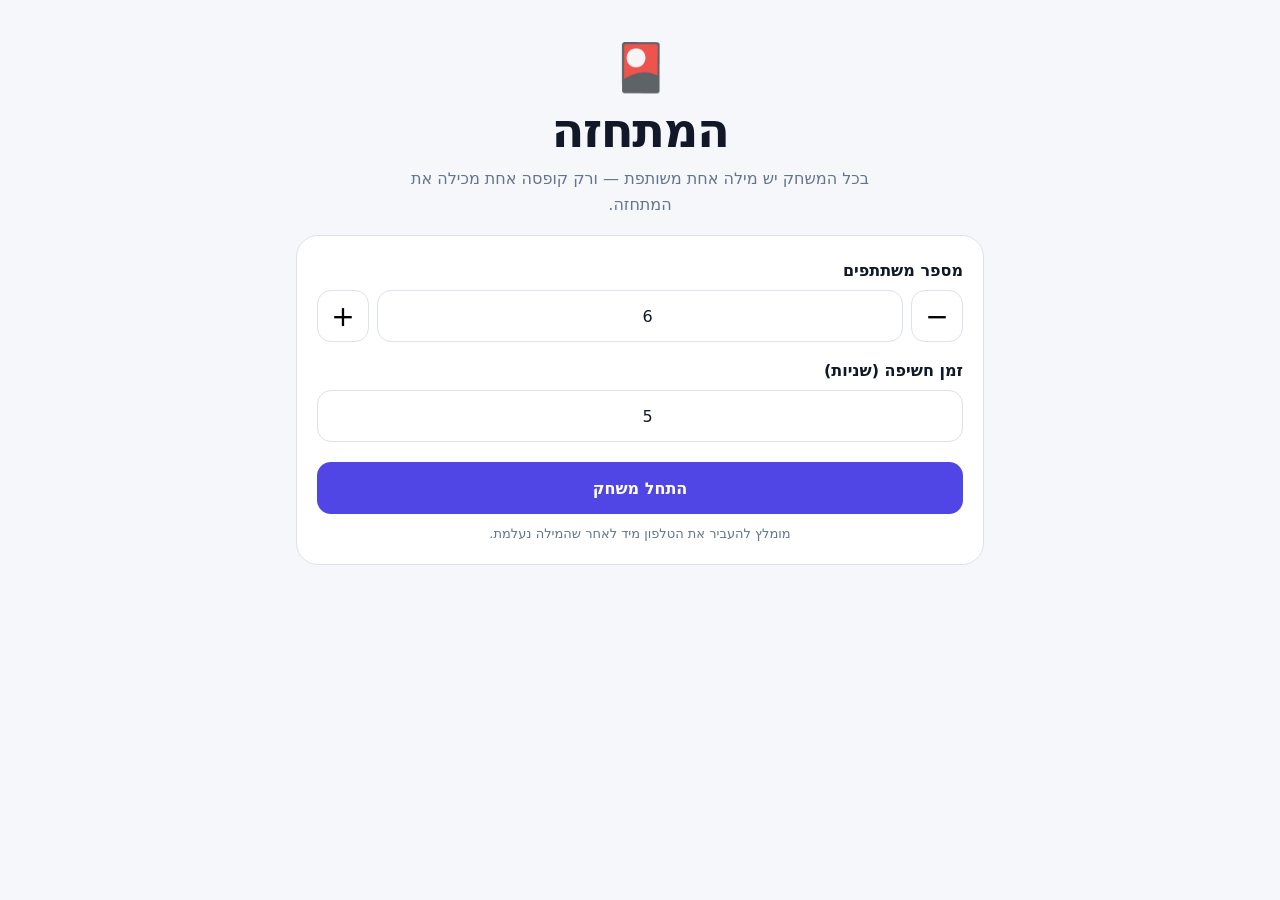
<file: index.html>
<!doctype html>
<html lang="he" dir="rtl">
<head>
  <meta charset="UTF-8">
  <meta name="viewport" content="width=device-width, initial-scale=1, viewport-fit=cover">
  <meta name="theme-color" content="#111827">
  <title>המתחזה</title>
  <link rel="stylesheet" href="style.css">
</head>
<body>
  <main class="app">
    <section id="setupScreen" class="screen">
      <div class="hero">
        <div class="logo" aria-hidden="true">🎴</div>
        <h1>המתחזה</h1>
        <p>בכל המשחק יש מילה אחת משותפת — ורק קופסה אחת מכילה את המתחזה.</p>
      </div>

      <form id="setupForm" class="setup-card">
        <label for="playerCount">מספר משתתפים</label>
        <div class="stepper">
          <button type="button" id="decreasePlayers" aria-label="הפחת משתתף">−</button>
          <input id="playerCount" type="number" min="3" max="20" value="6" inputmode="numeric">
          <button type="button" id="increasePlayers" aria-label="הוסף משתתף">+</button>
        </div>

        <label for="revealSeconds">זמן חשיפה (שניות)</label>
        <input id="revealSeconds" type="number" min="1" max="30" value="5" inputmode="numeric">

        <button class="primary" type="submit">התחל משחק</button>
        <p class="hint">מומלץ להעביר את הטלפון מיד לאחר שהמילה נעלמת.</p>
      </form>
    </section>

    <section id="gameScreen" class="screen hidden" aria-live="polite">
      <header class="game-header">
        <div>
          <div class="eyebrow">המשחק הנוכחי</div>
          <h2>בחרו קופסה אחת</h2>
        </div>
        <button id="newGameBtn" class="secondary small" type="button">משחק חדש</button>
      </header>

      <div class="status-row">
        <span id="progressText">נבחרו 0 מתוך 6</span>
        <span id="timerSetting">חשיפה: 5 שנ׳</span>
      </div>

      <div id="boxes" class="boxes" aria-label="קופסאות המשחק"></div>

      <div class="instruction">
        כל משתתף בוחר <strong>קופסה אחת בלבד</strong>.
        אחרי הבחירה, העבירו את הטלפון למשתתף הבא.
      </div>
    </section>

    <div id="revealOverlay" class="overlay hidden" role="dialog" aria-modal="true" aria-labelledby="revealTitle">
      <div class="reveal-card">
        <div id="revealBadge" class="reveal-badge">המילה שלך</div>
        <h2 id="revealTitle">גיטרה</h2>
        <div class="countdown-ring" aria-hidden="true">
          <span id="countdown">5</span>
        </div>
        <p id="revealHint">זכור/י את מה שראית.</p>
      </div>
    </div>

    <div id="finishOverlay" class="overlay hidden" role="dialog" aria-modal="true" aria-labelledby="finishTitle">
      <div class="reveal-card">
        <div class="reveal-badge">המשחק מוכן</div>
        <h2 id="finishTitle">כל המשתתפים בחרו</h2>
        <p>עכשיו מתחילים לשחק ולנסות למצוא את המתחזה.</p>
        <button id="playAgainBtn" class="primary" type="button">משחק חדש</button>
      </div>
    </div>
  </main>

  <script src="words-he.js"></script>
  <script src="game.js"></script>
</body>
</html>
</file>
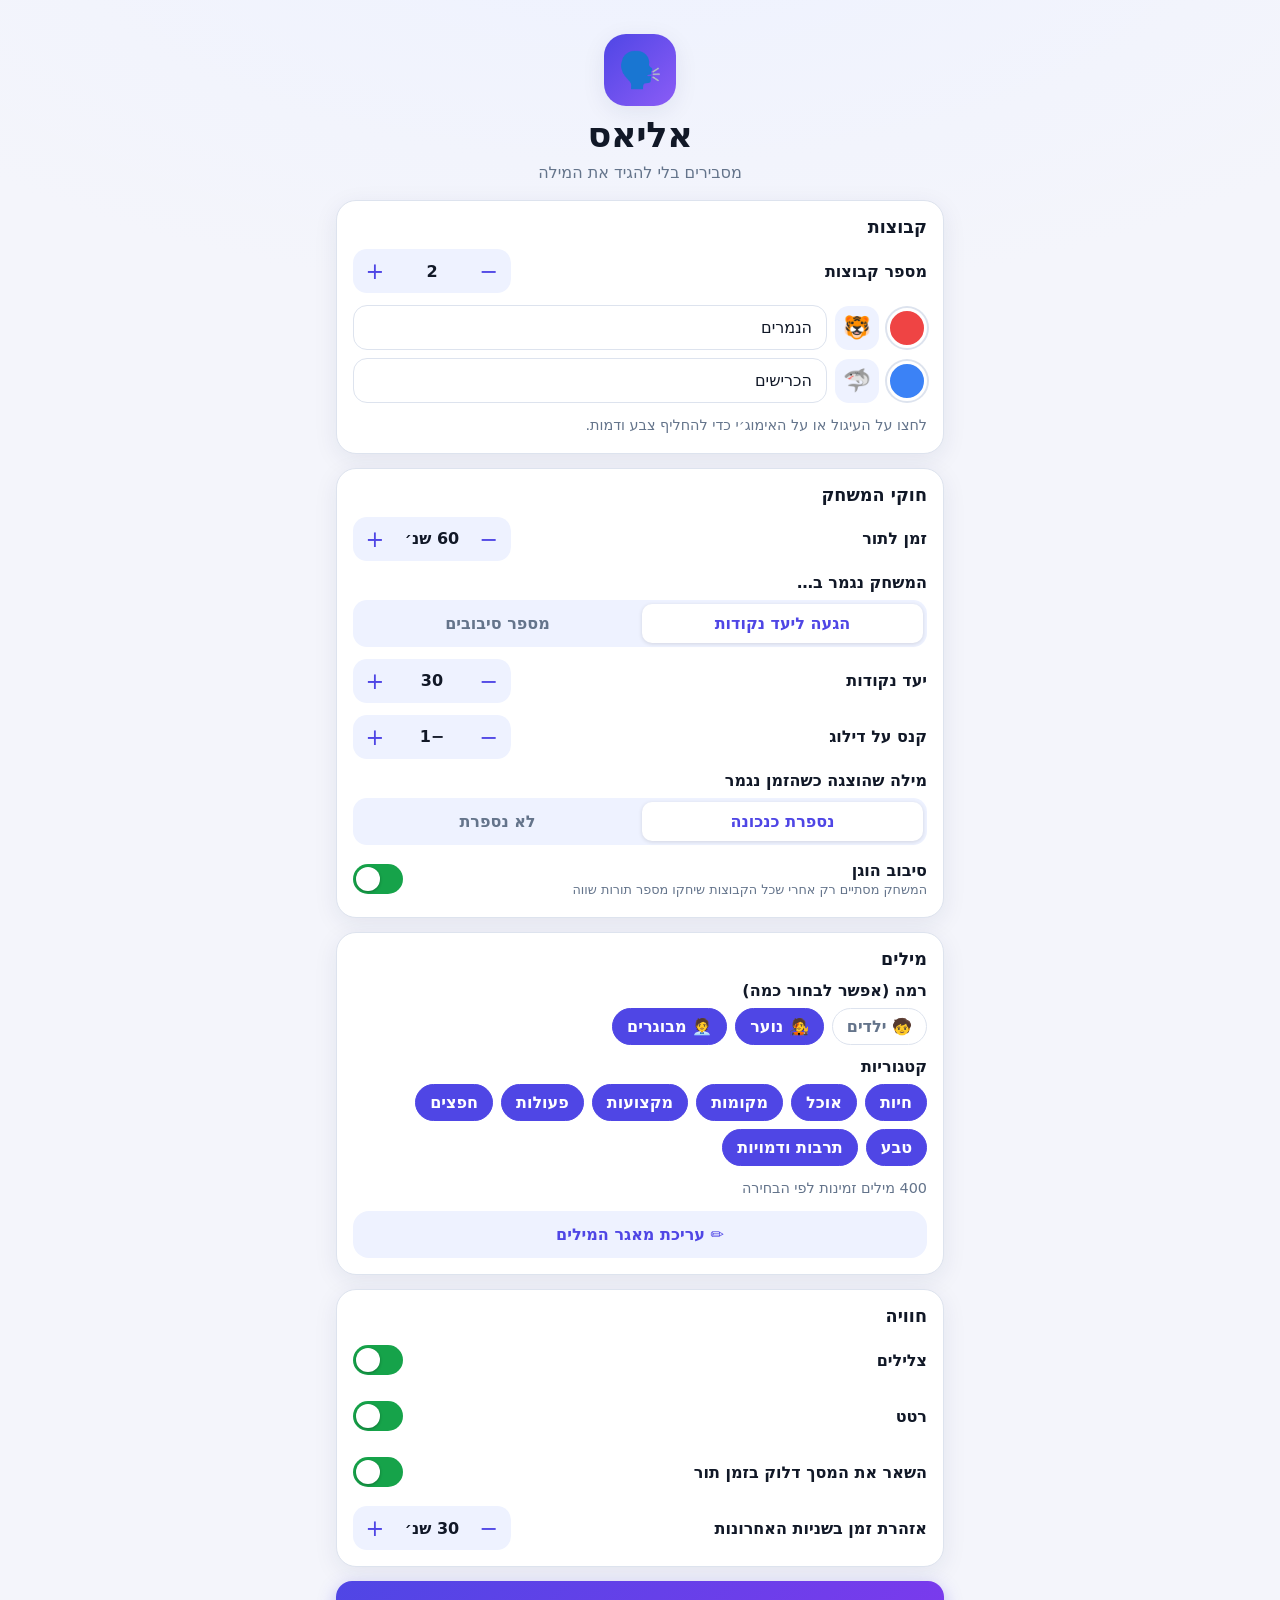
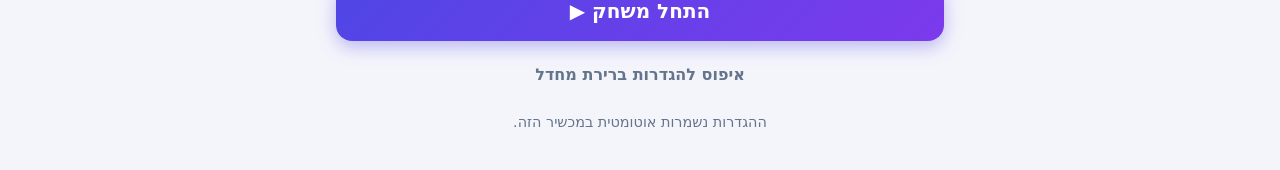
<file: alias/index.html>
<!doctype html>
<html lang="he" dir="rtl">
<head>
  <meta charset="UTF-8">
  <meta name="viewport" content="width=device-width, initial-scale=1, viewport-fit=cover">
  <meta name="theme-color" content="#4f46e5">
  <title>אליאס</title>
  <link rel="stylesheet" href="style.css">
</head>
<body>
  <main class="app">
    <section id="setupScreen" class="screen"></section>
    <section id="readyScreen" class="screen hidden"></section>
    <section id="playScreen" class="screen hidden"></section>
    <section id="summaryScreen" class="screen hidden"></section>
    <section id="endScreen" class="screen hidden"></section>
    <section id="wordsScreen" class="screen hidden"></section>
  </main>
  <div id="toast" class="toast hidden" role="status"></div>

  <script src="words-alias-he.js"></script>
  <!-- לטאבו בעתיד: <script src="words-taboo-he.js"></script> -->
  <script src="storage.js"></script>
  <script src="settings.js"></script>
  <script src="wordbank.js"></script>
  <script src="modes.js"></script>
  <script src="engine.js"></script>
  <script src="ui.js"></script>
</body>
</html>
</file>
<file: style.css>
* { box-sizing: border-box; }

:root {
  --bg: #f5f7fb;
  --card: #ffffff;
  --text: #111827;
  --muted: #64748b;
  --border: #dbe2ea;
  --accent: #4f46e5;
  --accent-dark: #3730a3;
  --soft: #eef2ff;
  --danger: #b42318;
  --danger-soft: #fff1f0;
}

html, body {
  margin: 0;
  min-height: 100%;
  font-family: system-ui, -apple-system, BlinkMacSystemFont, "Segoe UI", Arial, sans-serif;
  background: var(--bg);
  color: var(--text);
}

body {
  min-height: 100vh;
}

button, input {
  font: inherit;
}

button {
  -webkit-tap-highlight-color: transparent;
}

.app {
  width: min(720px, 100%);
  margin: 0 auto;
  padding: 20px 16px 36px;
}

.screen {
  width: 100%;
}

.hidden {
  display: none !important;
}

.hero {
  text-align: center;
  padding: 24px 8px 18px;
}

.logo {
  font-size: 46px;
  line-height: 1;
  margin-bottom: 12px;
}

h1, h2, p {
  margin-top: 0;
}

.hero h1 {
  margin-bottom: 8px;
  font-size: clamp(32px, 9vw, 48px);
  letter-spacing: -0.03em;
}

.hero p {
  color: var(--muted);
  max-width: 480px;
  margin: 0 auto;
  line-height: 1.6;
}

.setup-card {
  background: var(--card);
  border: 1px solid var(--border);
  border-radius: 22px;
  padding: 20px;
  display: grid;
  gap: 10px;
}

.setup-card label {
  font-weight: 700;
  margin-top: 5px;
}

.stepper {
  display: grid;
  grid-template-columns: 52px 1fr 52px;
  gap: 8px;
  margin-bottom: 4px;
}

.stepper button,
#playerCount,
#revealSeconds {
  min-height: 52px;
}

.stepper button {
  border: 1px solid var(--border);
  background: #fff;
  border-radius: 14px;
  font-size: 28px;
  cursor: pointer;
  touch-action: manipulation;
}

.stepper button:active {
  transform: scale(0.97);
}

#playerCount, #revealSeconds {
  width: 100%;
  border: 1px solid var(--border);
  border-radius: 14px;
  padding: 0 14px;
  background: #fff;
  color: var(--text);
  text-align: center;
}

.primary, .secondary {
  min-height: 52px;
  border-radius: 14px;
  padding: 0 18px;
  font-weight: 800;
  cursor: pointer;
  touch-action: manipulation;
}

.primary {
  border: 0;
  background: var(--accent);
  color: #fff;
  margin-top: 10px;
}

.primary:active {
  background: var(--accent-dark);
  transform: scale(0.99);
}

.secondary {
  border: 1px solid var(--border);
  background: #fff;
  color: var(--text);
}

.secondary.small {
  min-height: 42px;
  padding: 0 13px;
  font-weight: 700;
}

.hint {
  margin: 0;
  color: var(--muted);
  font-size: 13px;
  line-height: 1.5;
  text-align: center;
}

.game-header {
  display: flex;
  align-items: center;
  justify-content: space-between;
  gap: 12px;
  margin: 6px 0 14px;
}

.game-header h2 {
  margin: 0;
  font-size: 27px;
}

.eyebrow {
  color: var(--muted);
  font-size: 12px;
  margin-bottom: 2px;
}

.status-row {
  display: flex;
  justify-content: space-between;
  gap: 10px;
  color: var(--muted);
  font-size: 13px;
  margin-bottom: 16px;
}

.boxes {
  display: grid;
  grid-template-columns: repeat(2, minmax(0, 1fr));
  gap: 12px;
}

.box {
  min-height: 140px;
  border: 1px solid #cfd7e3;
  border-radius: 18px;
  background: linear-gradient(145deg, #ffffff, #eef2f7);
  color: var(--text);
  display: grid;
  place-items: center;
  position: relative;
  cursor: pointer;
  font-weight: 800;
  font-size: 22px;
  touch-action: manipulation;
  transition: transform .12s ease, border-color .12s ease, background .12s ease;
}

.box:not(.used):active {
  transform: scale(0.98);
}

.box:not(.used):focus-visible,
button:focus-visible,
input:focus-visible {
  outline: 3px solid #a5b4fc;
  outline-offset: 2px;
}

.box .box-number {
  font-size: 34px;
}

.box .box-label {
  font-size: 12px;
  color: var(--muted);
  margin-top: 3px;
  font-weight: 600;
}

.box.used {
  cursor: default;
  background: #eef1f4;
  border-color: #d7dde5;
  color: #8a94a3;
}

.box.used::after {
  content: "✓";
  position: absolute;
  top: 10px;
  left: 12px;
  font-size: 18px;
}

.instruction {
  margin-top: 16px;
  padding: 14px 15px;
  border-radius: 15px;
  background: var(--soft);
  color: #373c55;
  line-height: 1.55;
  font-size: 14px;
}

.overlay {
  position: fixed;
  inset: 0;
  z-index: 20;
  background: rgba(15, 23, 42, .88);
  display: grid;
  place-items: center;
  padding: 20px;
}

.reveal-card {
  width: min(430px, 100%);
  background: #fff;
  border-radius: 24px;
  padding: 28px 22px;
  text-align: center;
  box-shadow: 0 24px 70px rgba(0,0,0,.25);
}

.reveal-badge {
  display: inline-block;
  padding: 7px 11px;
  border-radius: 999px;
  background: var(--soft);
  color: #3730a3;
  font-size: 13px;
  font-weight: 800;
  margin-bottom: 14px;
}

#revealTitle {
  font-size: clamp(34px, 12vw, 58px);
  margin: 0 0 22px;
  line-height: 1.1;
  overflow-wrap: anywhere;
}

.reveal-card.imposter #revealTitle {
  color: var(--danger);
}

.reveal-card.imposter .reveal-badge {
  background: var(--danger-soft);
  color: var(--danger);
}

.reveal-card p {
  color: var(--muted);
  margin-bottom: 0;
}

.countdown-ring {
  width: 58px;
  height: 58px;
  margin: 0 auto 12px;
  display: grid;
  place-items: center;
  border-radius: 50%;
  border: 4px solid #dbe3ff;
  color: var(--accent);
  font-weight: 900;
  font-size: 18px;
}

@media (min-width: 560px) {
  .boxes {
    grid-template-columns: repeat(3, minmax(0, 1fr));
  }

  .box {
    min-height: 154px;
  }
}

@media (prefers-reduced-motion: reduce) {
  .box {
    transition: none;
  }
}
</file>
<file: alias/style.css>
* { box-sizing: border-box; }

:root {
  --bg: #f4f5fb;
  --card: #ffffff;
  --text: #111827;
  --muted: #64748b;
  --border: #dde3ee;
  --accent: #4f46e5;
  --accent-dark: #3730a3;
  --soft: #eef2ff;
  --ok: #16a34a;
  --bad: #dc2626;
  --warn: #f59e0b;
  --team: #4f46e5;
  --shadow: 0 6px 24px rgba(30, 41, 90, .08);
}

@media (prefers-color-scheme: dark) {
  :root {
    --bg: #0f1220;
    --card: #181c30;
    --text: #eef0fa;
    --muted: #9aa3bd;
    --border: #2a3050;
    --soft: #232a52;
    --shadow: 0 6px 24px rgba(0, 0, 0, .35);
  }
}

html, body {
  margin: 0;
  min-height: 100%;
  font-family: system-ui, -apple-system, "Segoe UI", Arial, sans-serif;
  background: var(--bg);
  color: var(--text);
}
body { min-height: 100vh; background: radial-gradient(900px 400px at 50% -100px, var(--soft), transparent), var(--bg); }
button, input, textarea { font: inherit; color: inherit; }
button { -webkit-tap-highlight-color: transparent; cursor: pointer; }
.hidden { display: none !important; }

.app { width: min(640px, 100%); margin: 0 auto; padding: 16px 16px calc(36px + env(safe-area-inset-bottom)); }
.screen { display: flex; flex-direction: column; gap: 14px; animation: rise .25s ease; }
@keyframes rise { from { opacity: 0; transform: translateY(8px); } to { opacity: 1; transform: none; } }

h1, h2, p { margin: 0; }
h2 { font-size: 1.1rem; }
.hint { color: var(--muted); font-size: .9rem; line-height: 1.5; }
.hint.warn { color: var(--bad); font-weight: 600; }
.center { text-align: center; }
.eyebrow { color: var(--muted); font-size: .85rem; letter-spacing: .02em; }

/* כרטיסים */
.card { background: var(--card); border: 1px solid var(--border); border-radius: 20px; padding: 16px; box-shadow: var(--shadow); display: flex; flex-direction: column; gap: 12px; }
.hero { text-align: center; padding: 18px 8px 4px; display: flex; flex-direction: column; gap: 8px; align-items: center; }
.hero.compact { padding-top: 6px; }
.hero h1 { font-size: 2.2rem; letter-spacing: -.01em; }
.hero p { color: var(--muted); }
.logo { width: 72px; height: 72px; border-radius: 22px; display: grid; place-items: center; font-size: 2.2rem; background: linear-gradient(135deg, var(--team), #8b5cf6); box-shadow: var(--shadow); }

/* שורות הגדרה */
.row { display: flex; align-items: center; justify-content: space-between; gap: 12px; min-height: 44px; }
.row.stack { flex-direction: column; align-items: stretch; gap: 8px; }
.row-label { font-weight: 600; display: flex; flex-direction: column; gap: 2px; }
.row-label small { color: var(--muted); font-weight: 400; font-size: .8rem; }

.stepper { display: flex; align-items: center; background: var(--soft); border-radius: 14px; overflow: hidden; }
.stepper button { width: 44px; height: 44px; border: 0; background: transparent; font-size: 1.4rem; color: var(--accent); }
.stepper button:active { background: var(--border); }
.stepper-value { min-width: 70px; text-align: center; font-weight: 700; font-variant-numeric: tabular-nums; }

.segmented { display: flex; background: var(--soft); border-radius: 14px; padding: 4px; gap: 4px; }
.segmented button { flex: 1; border: 0; background: transparent; padding: 10px 6px; border-radius: 10px; font-weight: 600; color: var(--muted); }
.segmented button.on { background: var(--card); color: var(--accent); box-shadow: 0 1px 4px rgba(0, 0, 0, .12); }

.chips { display: flex; flex-wrap: wrap; gap: 8px; }
.chip { border: 1.5px solid var(--border); background: transparent; border-radius: 999px; padding: 8px 14px; font-weight: 600; color: var(--muted); }
.chip.on { background: var(--accent); border-color: var(--accent); color: #fff; }

/* מתג */
.switch { cursor: pointer; }
.switch input { position: absolute; opacity: 0; pointer-events: none; }
.slider { width: 50px; height: 30px; background: var(--border); border-radius: 999px; position: relative; flex: none; transition: background .2s; }
.slider::after { content: ""; position: absolute; top: 3px; inset-inline-start: 3px; width: 24px; height: 24px; border-radius: 50%; background: #fff; transition: transform .2s; box-shadow: 0 1px 3px rgba(0, 0, 0, .3); }
.switch input:checked + .slider { background: var(--ok); }
.switch input:checked + .slider::after { transform: translateX(-20px); }
.switch input:focus-visible + .slider { outline: 2px solid var(--accent); outline-offset: 2px; }

/* קבוצות */
.team-list { display: flex; flex-direction: column; gap: 8px; }
.team-row { display: flex; align-items: center; gap: 8px; }
.team-dot { width: 40px; height: 40px; border-radius: 50%; border: 3px solid var(--card); box-shadow: 0 0 0 2px var(--border); flex: none; }
.team-emoji { width: 44px; height: 44px; border-radius: 14px; border: 0; background: var(--soft); font-size: 1.4rem; flex: none; }
input[type="text"], input[type="search"], textarea { width: 100%; padding: 12px 14px; border: 1.5px solid var(--border); border-radius: 14px; background: var(--card); }
input:focus, textarea:focus { outline: 2px solid var(--accent); outline-offset: 1px; }

/* כפתורים */
.primary, .secondary, .ghost { border: 0; border-radius: 16px; padding: 14px 18px; font-weight: 700; }
.primary { background: linear-gradient(135deg, var(--accent), #7c3aed); color: #fff; box-shadow: 0 6px 18px rgba(79, 70, 229, .35); }
.primary:active { transform: translateY(1px); }
.primary.big { font-size: 1.25rem; padding: 18px; }
.secondary { background: var(--soft); color: var(--accent); }
.ghost { background: transparent; color: var(--muted); }
.ghost.danger, .icon-btn.danger { color: var(--bad); }
.actions { display: flex; flex-direction: column; gap: 10px; }
.inline { display: flex; gap: 8px; }
.inline.wrap { flex-wrap: wrap; }
.icon-btn { width: 42px; height: 42px; border: 0; border-radius: 12px; background: var(--soft); font-size: 1.1rem; flex: none; }
.topbar { display: flex; align-items: center; gap: 8px; }
.badge { background: var(--warn); color: #3b2300; font-weight: 700; padding: 6px 12px; border-radius: 999px; }

/* מסך "מוכנים" */
.ready-card, .winner-card { text-align: center; border-radius: 28px; padding: 28px 18px; color: #fff; display: flex; flex-direction: column; align-items: center; gap: 8px;
  background: linear-gradient(145deg, var(--team), color-mix(in srgb, var(--team) 55%, #000)); box-shadow: var(--shadow); }
.ready-card .eyebrow, .winner-card .eyebrow { color: rgba(255, 255, 255, .8); }
.ready-card h2, .winner-card h2 { font-size: 1.8rem; }
.ready-emoji { font-size: 4rem; line-height: 1; }
.trophy { font-size: 2.6rem; }

.scoreboard { display: flex; flex-direction: column; gap: 8px; }
.score-row { display: flex; align-items: center; gap: 10px; padding: 8px 10px; border-radius: 12px; border-inline-start: 5px solid var(--team); background: var(--soft); }
.score-row.active { outline: 2px solid var(--team); }
.score-name { flex: 0 0 auto; min-width: 7ch; font-weight: 600; }
.score-bar { flex: 1; height: 8px; background: var(--border); border-radius: 99px; overflow: hidden; }
.score-bar i { display: block; height: 100%; background: var(--team); border-radius: 99px; transition: width .4s; }
.score-num { font-size: 1.2rem; min-width: 2ch; text-align: end; font-variant-numeric: tabular-nums; }
.score-row:not(:has(.score-bar)) .score-name { flex: 1; }

/* מסך משחק */
#playScreen { position: relative; min-height: calc(100vh - 40px); }
.play-top { display: flex; align-items: center; gap: 10px; }
.team-pill { background: var(--team); color: #fff; padding: 8px 14px; border-radius: 999px; font-weight: 700; }
.turn-score { margin-inline-start: auto; font-weight: 800; font-size: 1.2rem; font-variant-numeric: tabular-nums; }

.timer { position: relative; width: 150px; height: 150px; margin: 0 auto; display: grid; place-items: center; }
.timer svg { position: absolute; inset: 0; transform: rotate(-90deg) scaleX(-1); }
.ring-bg { fill: none; stroke: var(--border); stroke-width: 9; }
.ring-arc { fill: none; stroke: var(--ok); stroke-width: 9; stroke-linecap: round; transition: stroke .3s; }
.timer span { font-size: 3rem; font-weight: 800; font-variant-numeric: tabular-nums; }
.timer.warn .ring-arc { stroke: var(--warn); }
.timer.danger .ring-arc { stroke: var(--bad); }
.timer.danger span { color: var(--bad); animation: pulse 1s infinite; }
@keyframes pulse { 50% { transform: scale(1.12); } }

.word-card { flex: 1; min-height: 190px; display: flex; flex-direction: column; align-items: center; justify-content: center; gap: 16px; text-align: center; padding: 24px 16px;
  background: var(--card); border: 2px solid var(--border); border-radius: 28px; box-shadow: var(--shadow); }
.word-card.flip { animation: flip .35s ease; }
@keyframes flip { from { transform: rotateX(80deg) scale(.92); opacity: 0; } to { transform: none; opacity: 1; } }
.word-text { font-size: clamp(2rem, 9vw, 3.2rem); font-weight: 800; line-height: 1.15; overflow-wrap: anywhere; }
.forbidden { list-style: none; margin: 0; padding: 0; display: flex; flex-wrap: wrap; gap: 8px; justify-content: center; }
.forbidden li { background: color-mix(in srgb, var(--bad) 12%, transparent); color: var(--bad); border: 1px solid var(--bad); padding: 6px 12px; border-radius: 99px; font-weight: 600; }

.play-actions { display: flex; gap: 10px; }
.act { flex: 1; border: 0; border-radius: 20px; padding: 22px 8px; font-size: 1.25rem; font-weight: 800; color: #fff; display: flex; flex-direction: column; align-items: center; gap: 2px; box-shadow: var(--shadow); }
.act small { font-size: .8rem; opacity: .85; font-weight: 600; }
.act:active { transform: scale(.97); }
.act.ok { background: var(--ok); flex: 1.6; }
.act.skip { background: #64748b; }
.act.buzz { background: var(--bad); }

.overlay { position: fixed; inset: 0; background: rgba(8, 10, 24, .7); display: grid; place-items: center; padding: 20px; z-index: 10; backdrop-filter: blur(6px); }
.overlay-card { background: var(--card); border-radius: 24px; padding: 24px; width: min(360px, 100%); display: flex; flex-direction: column; gap: 10px; text-align: center; }

/* סיכום */
.summary-list { display: flex; flex-direction: column; }
.summary-row { display: flex; align-items: center; justify-content: space-between; gap: 10px; padding: 10px 0; border-bottom: 1px solid var(--border); }
.summary-row:last-child { border-bottom: 0; }
.summary-word { font-weight: 600; font-size: 1.05rem; }
.summary-word small { color: var(--muted); font-weight: 400; }
.status { border: 0; border-radius: 99px; padding: 8px 14px; font-weight: 700; min-width: 84px; color: #fff; }
.s-correct { background: var(--ok); }
.s-skip { background: #64748b; }
.s-buzz { background: var(--bad); }
.s-none { background: var(--border); color: var(--muted); }
.total-bar { text-align: center; font-size: 1.2rem; }
.total-bar b { font-size: 1.6rem; color: var(--accent); }

/* עריכת מילים */
.word-list { display: flex; flex-direction: column; max-height: 340px; overflow: auto; }
.word-item { display: flex; justify-content: space-between; align-items: center; gap: 8px; padding: 6px 0; border-bottom: 1px solid var(--border); }
.word-item em { font-style: normal; font-size: .72rem; background: var(--soft); color: var(--accent); padding: 2px 8px; border-radius: 99px; margin-inline-start: 8px; }
.word-item small { color: var(--muted); }
textarea { resize: vertical; min-height: 90px; }

/* קונפטי והודעות */
.confetti { position: fixed; inset: 0; pointer-events: none; overflow: hidden; z-index: 5; }
.confetti i { position: absolute; top: -20px; width: 10px; height: 16px; border-radius: 2px; animation: fall linear infinite; }
@keyframes fall { to { transform: translateY(110vh) rotate(720deg); } }
.toast { position: fixed; bottom: calc(24px + env(safe-area-inset-bottom)); left: 50%; transform: translateX(-50%); background: #111827; color: #fff; padding: 12px 18px; border-radius: 14px; z-index: 20; box-shadow: var(--shadow); max-width: 90vw; text-align: center; }

@media (prefers-reduced-motion: reduce) {
  * { animation: none !important; transition: none !important; }
}
</file>
